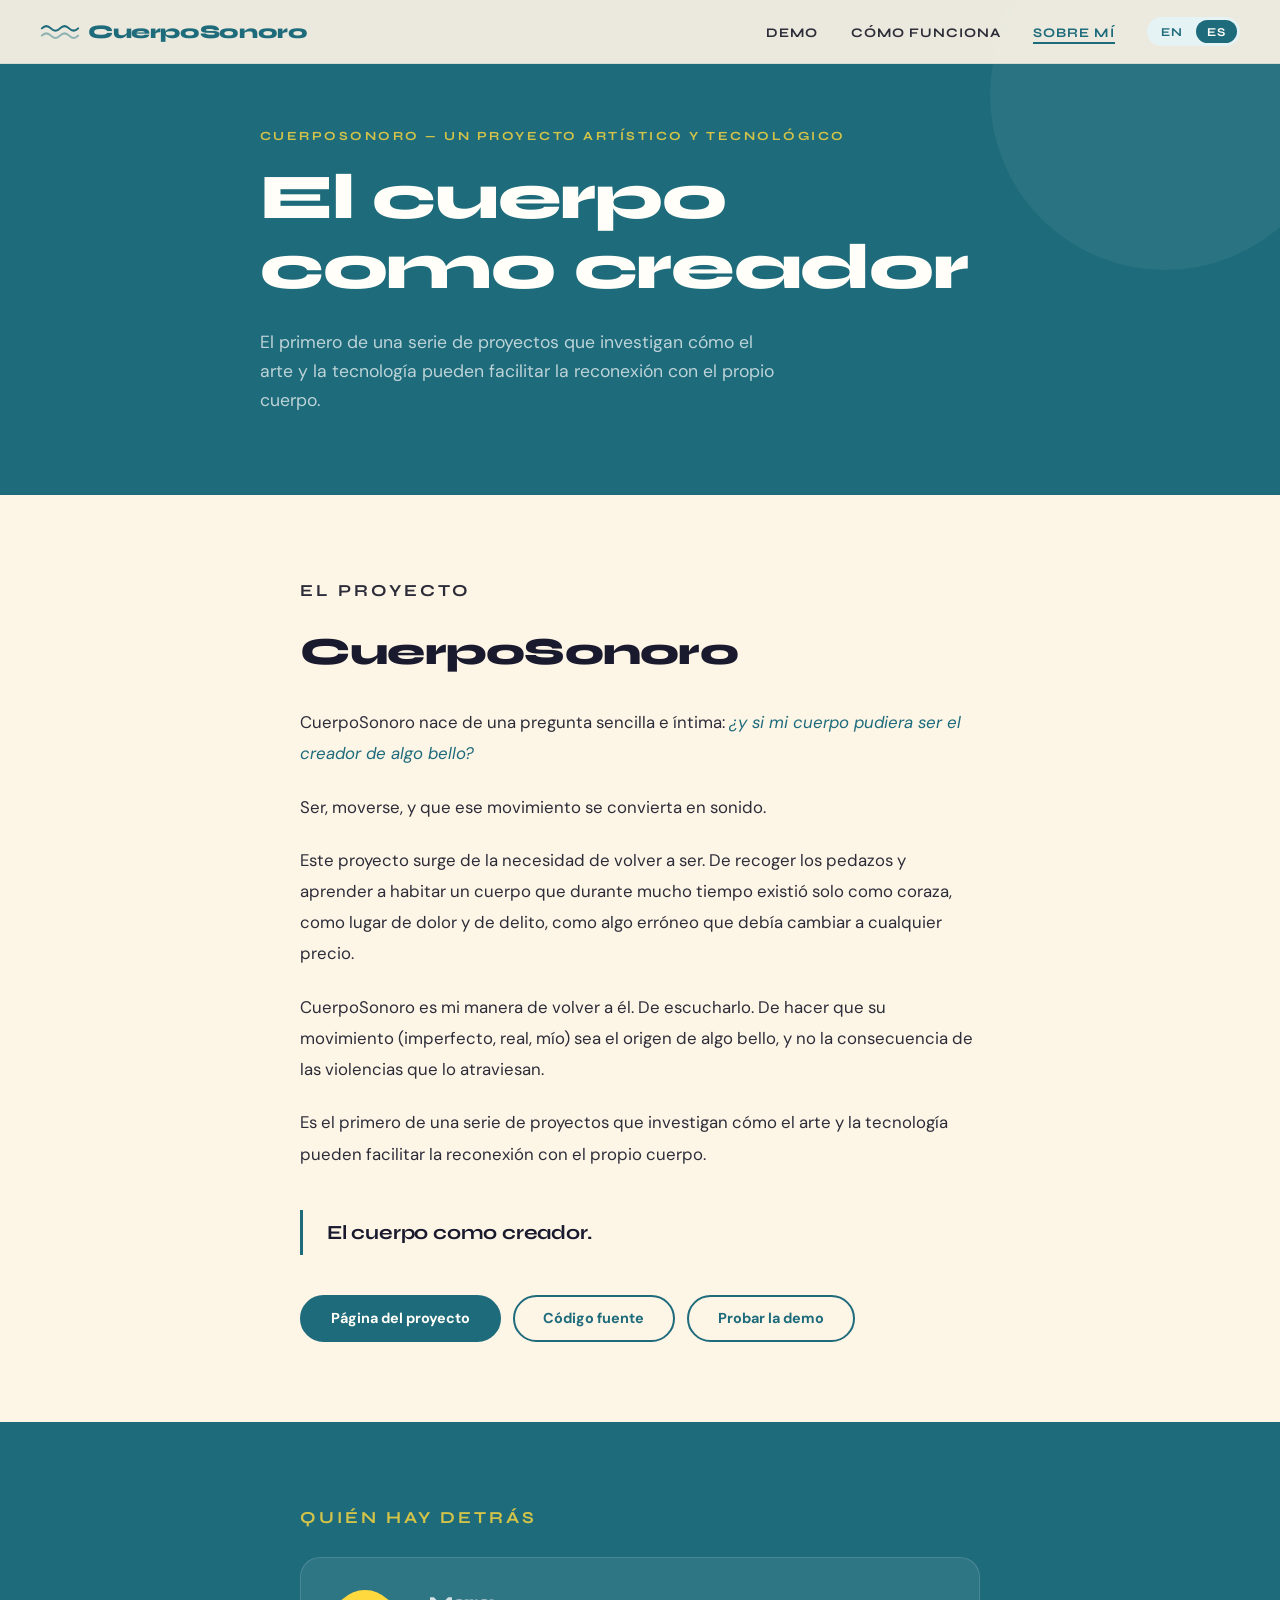
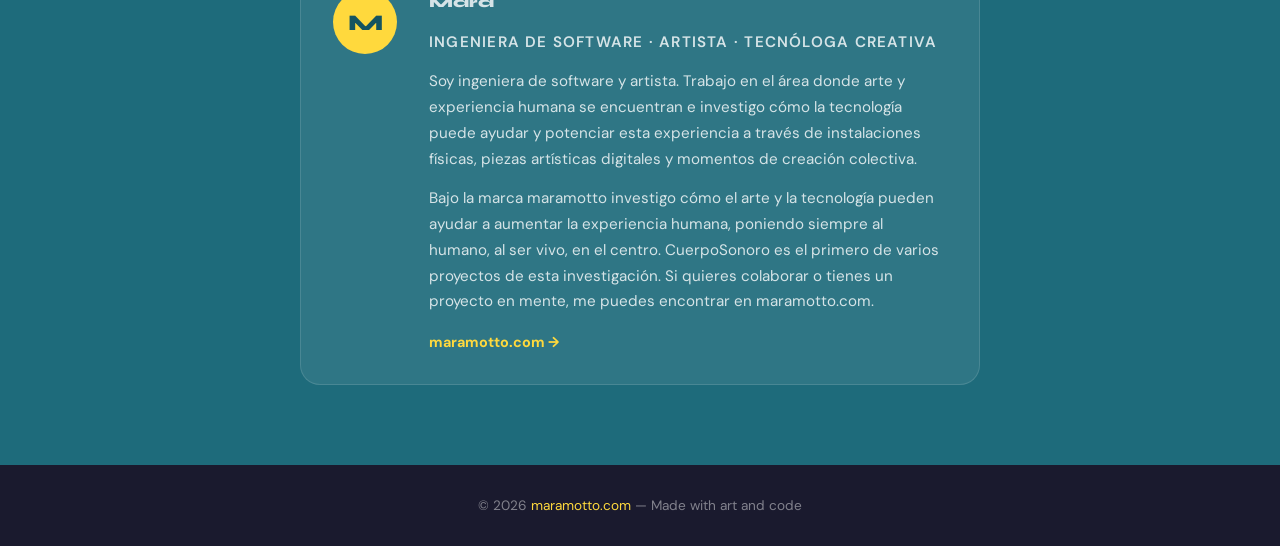
<file: frontend/about.html>
<!DOCTYPE html>
<html lang="en">
<head>
  <meta charset="UTF-8">
  <meta name="viewport" content="width=device-width, initial-scale=1.0">
  <title>About — CuerpoSonoro</title>
  <meta name="description" content="CuerpoSonoro — the body as creator. An artistic and technological project by maramotto.">
  <link rel="stylesheet" href="css/style.css">
</head>
<body>

  <!-- ============================================
       NAVIGATION
       ============================================ -->
  <nav class="nav" id="nav">
    <a href="index.html" class="nav__logo">
      <svg class="nav__logo-svg" xmlns="http://www.w3.org/2000/svg" viewBox="0 0 44 22" fill="none"
        stroke="currentColor" stroke-width="2.2" stroke-linecap="round" stroke-linejoin="round" aria-hidden="true">
        <path d="M2,7 Q7,2 12,7 Q17,12 22,7 Q27,2 32,7 Q37,12 42,7"/>
        <path d="M2,15 Q7,10 12,15 Q17,20 22,15 Q27,10 32,15 Q37,20 42,15" opacity="0.45"/>
      </svg>
      CuerpoSonoro
    </a>

    <ul class="nav__links" id="navLinks">
      <li><a href="index.html" data-i18n="nav.demo"></a></li>
      <li><a href="how-it-works.html" data-i18n="nav.how"></a></li>
      <li><a href="about.html" class="active" data-i18n="nav.about"></a></li>
      <li>
        <div class="lang-toggle">
          <button class="lang-toggle__btn" data-lang="en">EN</button>
          <button class="lang-toggle__btn active" data-lang="es">ES</button>
        </div>
      </li>
    </ul>

    <button class="nav__toggle" id="navToggle" aria-label="Toggle menu">
      <span></span><span></span><span></span>
    </button>
  </nav>


  <!-- ============================================
       HERO
       ============================================ -->
  <section class="about-hero">
    <div class="about-hero__inner">
      <p class="about-hero__overline" data-i18n="about.hero.overline"></p>
      <h1 class="about-hero__title"  data-i18n="about.hero.title"></h1>
      <p class="about-hero__tagline" data-i18n="about.hero.tagline"></p>
    </div>
  </section>


  <!-- ============================================
       THE PROJECT
       ============================================ -->
  <section class="about-section">
    <div class="container">
      <div class="about-content">

        <p class="section-label" data-i18n="about.project.label"></p>
        <h2 class="about-section__title" data-i18n="about.project.title"></h2>

        <p data-i18n-html="about.project.p1"></p>
        <p data-i18n="about.project.p2"></p>
        <p data-i18n="about.project.p3"></p>
        <p data-i18n="about.project.p4"></p>
        <p data-i18n="about.project.p5"></p>

        <blockquote class="pullquote" data-i18n="about.project.pullquote"></blockquote>

        <div class="about-links">
          <a href="https://maramotto.com/cuerposonoro.html" target="_blank" rel="noopener"
            class="btn btn--teal" data-i18n="about.links.web"></a>
          <a href="https://github.com/maramotto/cuerposonoro" target="_blank" rel="noopener"
            class="btn btn--outline-teal" data-i18n="about.links.github"></a>
          <a href="index.html"
            class="btn btn--outline-teal" data-i18n="about.links.demo"></a>
        </div>

      </div>
    </div>
  </section>


  <!-- ============================================
       MARAMOTTO — teal background
       ============================================ -->
  <section class="about-section about-section--mara">
    <div class="container">
      <div class="about-content">

        <p class="section-label about-mara-label" data-i18n="about.mara.label"></p>

        <div class="mara-card">
          <div class="mara-card__avatar">M</div>
          <div class="mara-card__body">
            <p class="mara-card__name" data-i18n="about.mara.name"></p>
            <p class="mara-card__role" data-i18n="about.mara.role"></p>
            <p data-i18n="about.mara.p1"></p>
            <p data-i18n="about.mara.p2"></p>
            <a href="https://maramotto.com" target="_blank" rel="noopener"
              class="mara-link" data-i18n="about.mara.link"></a>
          </div>
        </div>

      </div>
    </div>
  </section>


  <!-- ============================================
       FOOTER
       ============================================ -->
  <footer class="footer">
    <p class="footer__text">
      &copy; 2026 <a href="https://maramotto.com" target="_blank" rel="noopener">maramotto.com</a> &mdash; Made with art and code
    </p>
  </footer>


  <!-- SCRIPTS -->
  <script src="js/i18n.js"></script>

  <script>
    document.getElementById('navToggle').addEventListener('click', () => {
      document.getElementById('navLinks').classList.toggle('open');
    });
  </script>

</body>
</html>
</file>
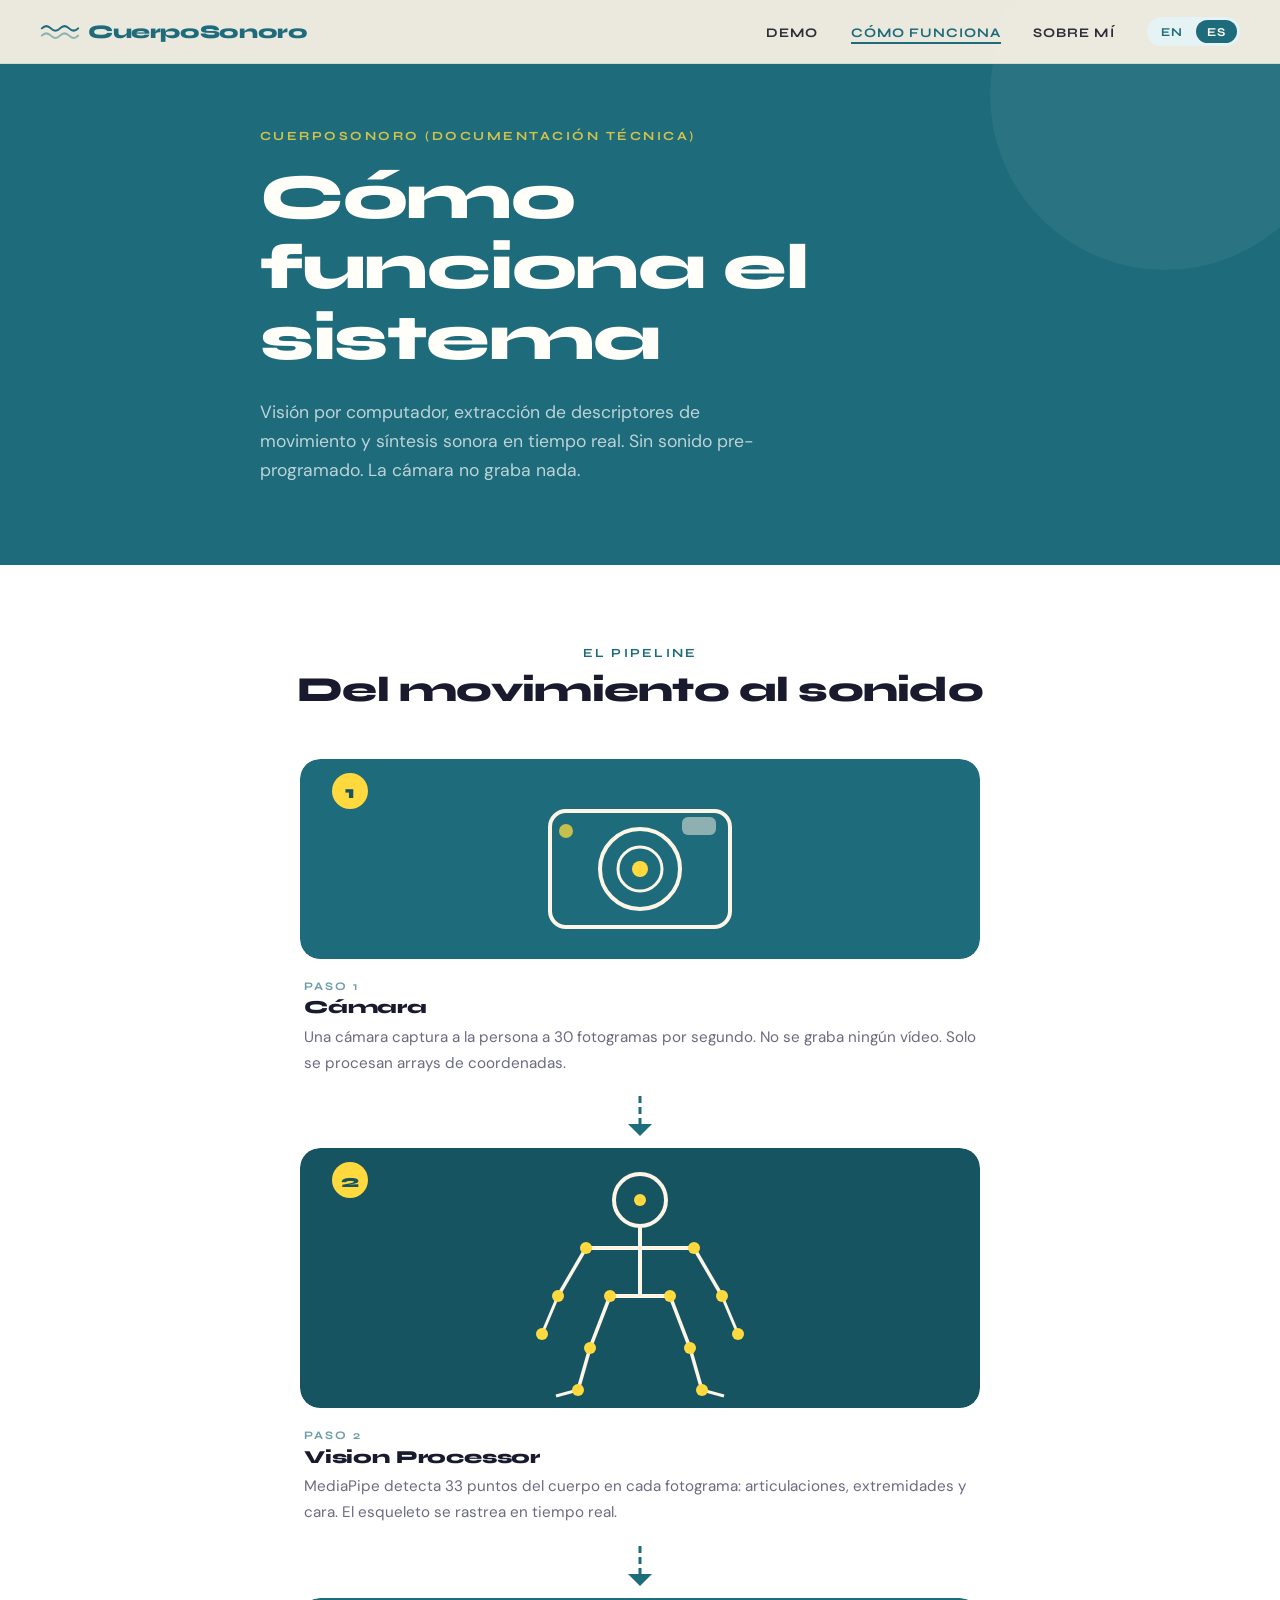
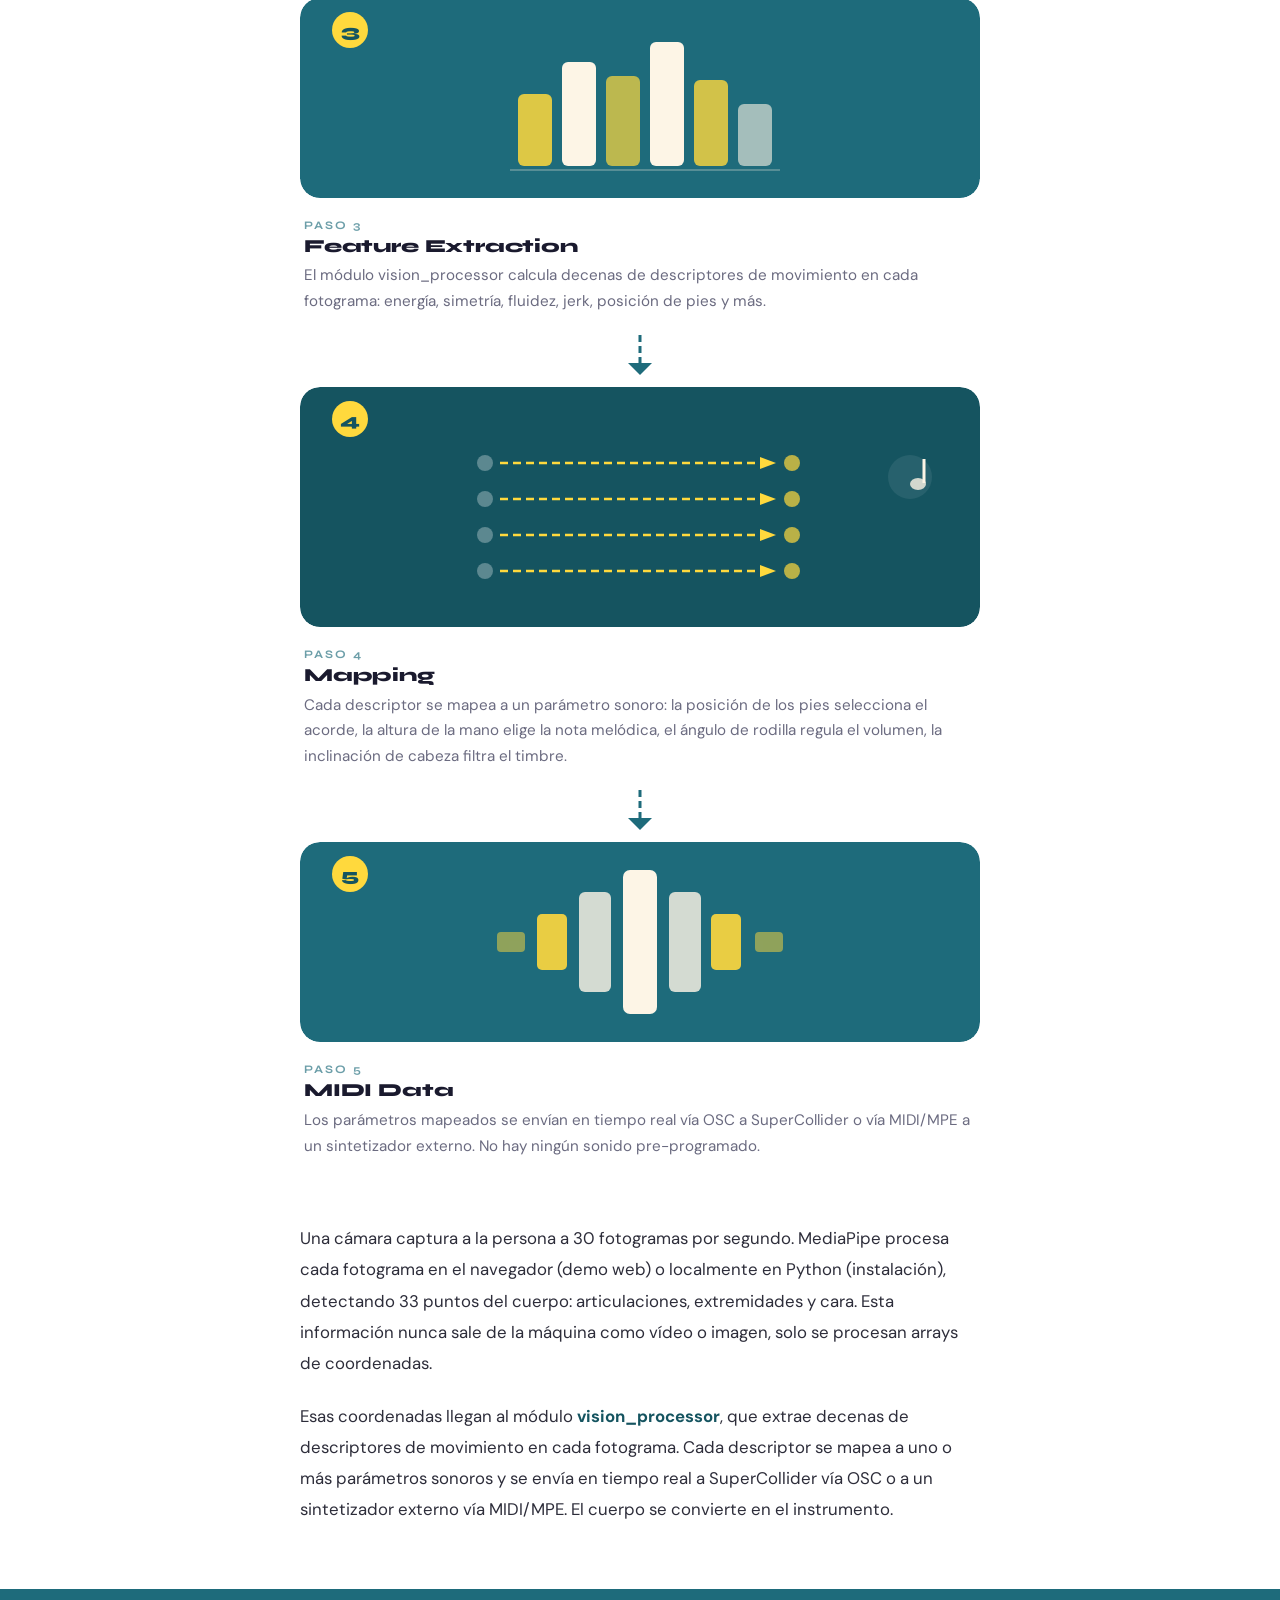
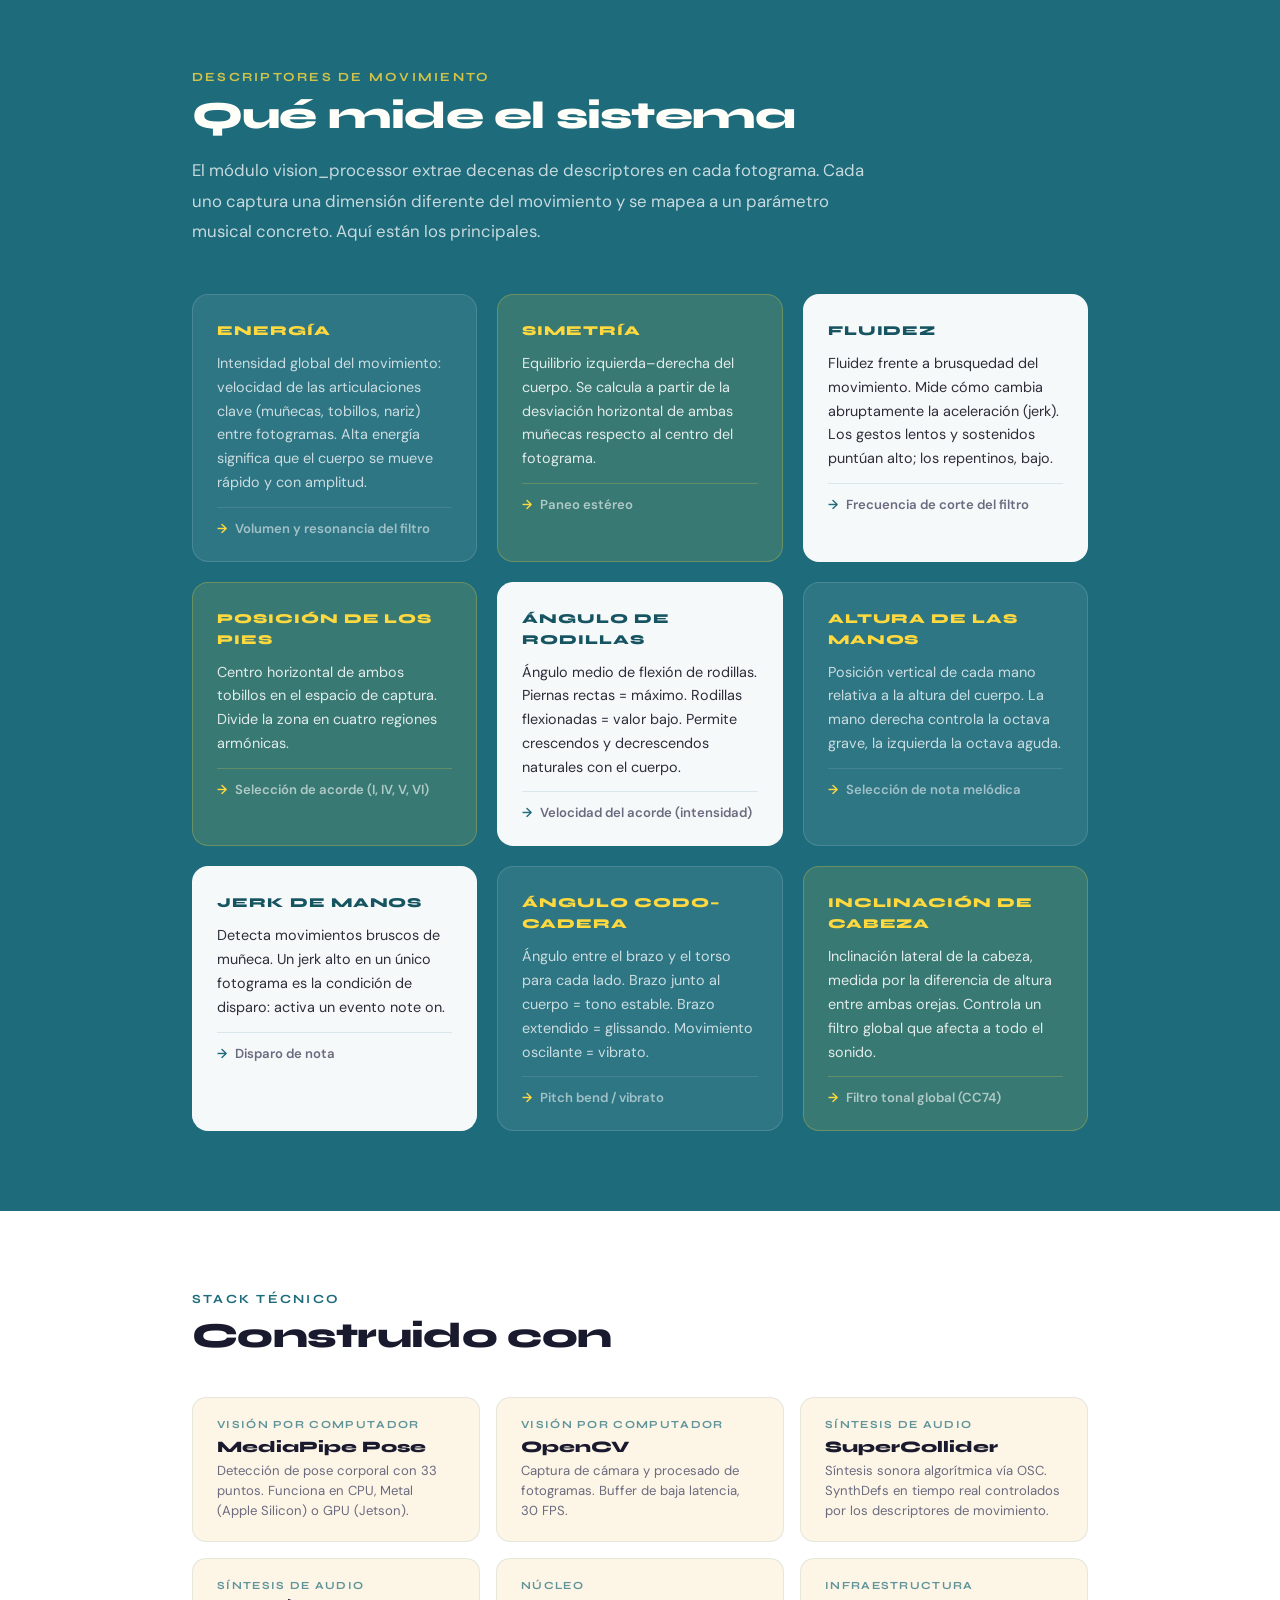
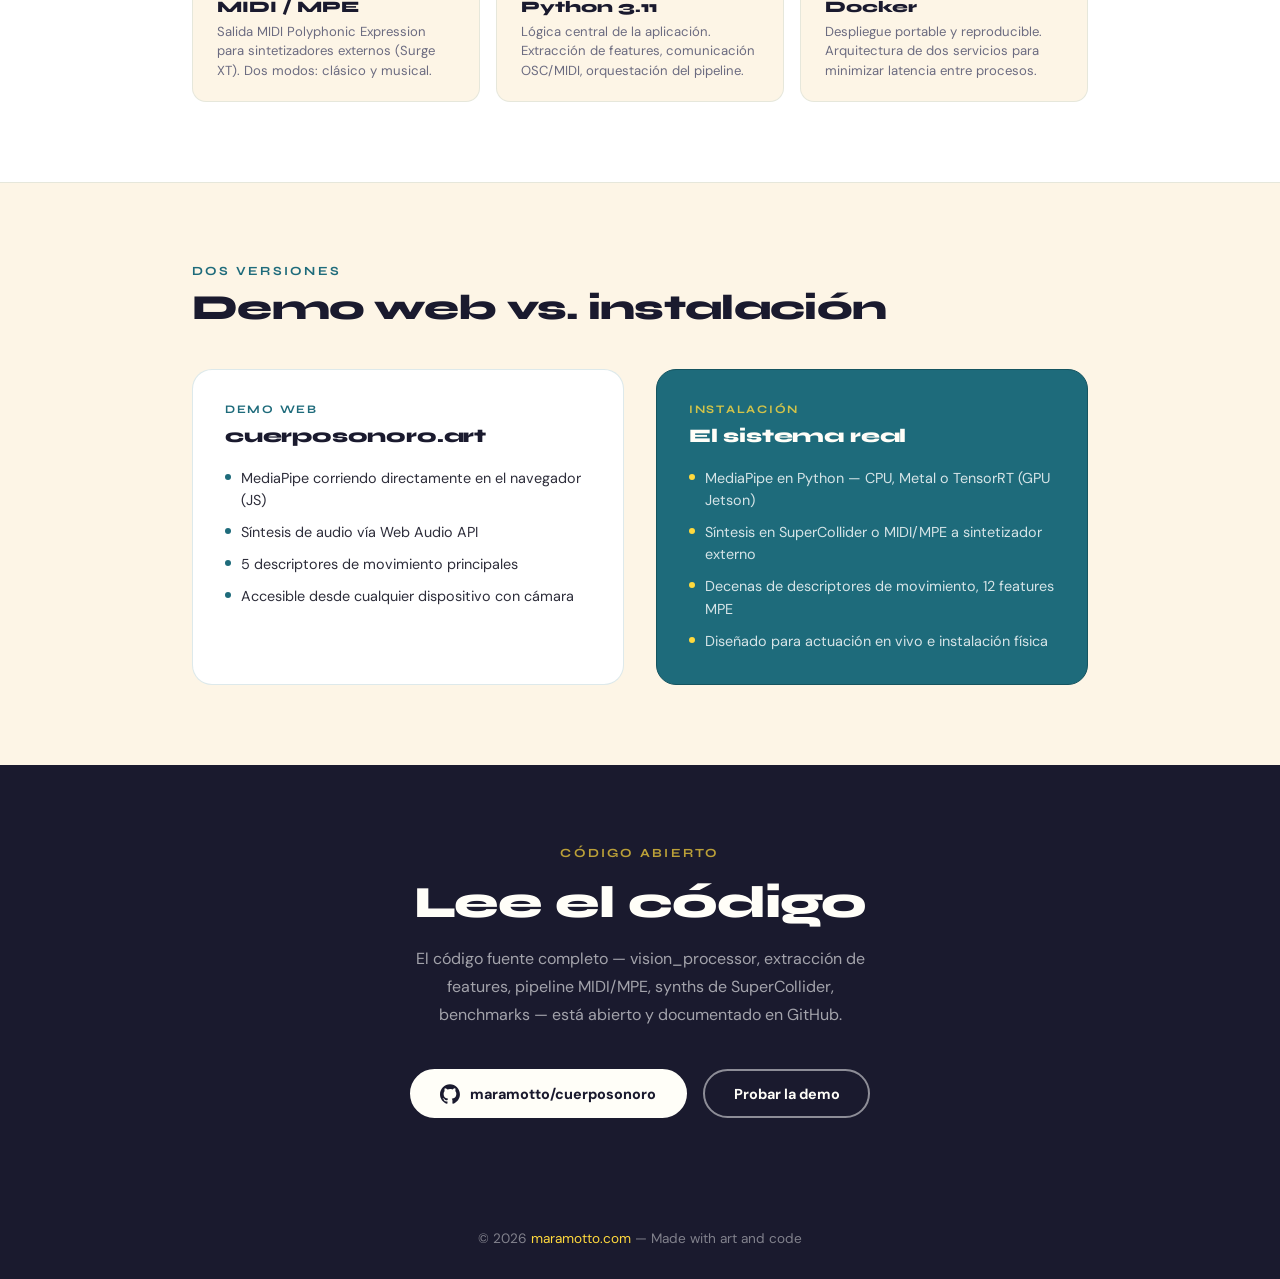
<file: frontend/how-it-works.html>
<!DOCTYPE html>
<html lang="en">
<head>
  <meta charset="UTF-8">
  <meta name="viewport" content="width=device-width, initial-scale=1.0">
  <title>How it works — CuerpoSonoro</title>
  <meta name="description" content="CuerpoSonoro — how the system works: computer vision, motion feature extraction and real-time sound synthesis.">
  <link rel="stylesheet" href="css/style.css">
  <style>
    /* ============================================
       HOW IT WORKS — page-specific styles
       ============================================ */

    /* Pipeline steps: image + text below each box */
    .pipeline-steps {
      display: flex;
      flex-direction: column;
      align-items: center;
      gap: 0;
      max-width: 680px;
      margin: 0 auto;
    }

    .pipeline-step {
      width: 100%;
    }

    .pipeline-step__svg-wrap {
      width: 100%;
    }

    .pipeline-step__svg-wrap svg {
      width: 100%;
      height: auto;
      display: block;
      border-radius: 20px;
    }

    .pipeline-step__text {
      padding: 1.25rem 0.25rem 0;
      margin-bottom: 0.5rem;
    }

    .pipeline-step__number {
      font-family: 'Syne', sans-serif;
      font-size: 0.72rem;
      font-weight: 700;
      text-transform: uppercase;
      letter-spacing: 0.18em;
      color: var(--teal);
      opacity: 0.65;
      margin-bottom: 0.2rem;
    }

    .pipeline-step__title {
      font-family: 'Syne', sans-serif;
      font-size: 1.15rem;
      font-weight: 800;
      color: var(--dark);
      letter-spacing: -0.01em;
      margin-bottom: 0.4rem;
    }

    .pipeline-step__desc {
      font-size: 0.95rem;
      line-height: 1.7;
      color: var(--text-light);
    }

    .pipeline-arrow {
      display: flex;
      justify-content: center;
      padding: 0.75rem 0;
    }

    .pipeline-arrow svg {
      display: block;
    }

    /* Descriptor cards — 3 visual variants */
    .descriptor-card {
      background: rgba(255, 255, 255, 0.08);
      border: 1px solid rgba(255, 255, 255, 0.12);
      border-radius: 16px;
      padding: 1.5rem;
      transition: background 0.2s;
    }

    .descriptor-card:hover {
      background: rgba(255, 255, 255, 0.13);
    }

    /* Variant B: yellow accent background */
    .descriptor-card--yellow {
      background: rgba(255, 217, 61, 0.12);
      border-color: rgba(255, 217, 61, 0.25);
    }

    .descriptor-card--yellow:hover {
      background: rgba(255, 217, 61, 0.18);
    }

    .descriptor-card--yellow .descriptor-card__name {
      color: #FFD93D;
    }

    .descriptor-card--yellow .descriptor-card__body {
      color: rgba(255, 255, 255, 0.85);
    }

    .descriptor-card--yellow .descriptor-card__mapping {
      border-top-color: rgba(255, 217, 61, 0.2);
      color: rgba(255, 255, 255, 0.6);
    }

    /* Variant C: solid white card on teal */
    .descriptor-card--solid {
      background: rgba(255, 255, 255, 0.96);
      border-color: transparent;
    }

    .descriptor-card--solid:hover {
      background: #ffffff;
      box-shadow: 0 4px 20px rgba(0,0,0,0.12);
    }

    .descriptor-card--solid .descriptor-card__name {
      color: var(--teal-dark);
    }

    .descriptor-card--solid .descriptor-card__body {
      color: var(--text);
    }

    .descriptor-card--solid .descriptor-card__mapping {
      border-top-color: rgba(30, 107, 123, 0.12);
      color: var(--text-light);
    }

    .descriptor-card--solid .descriptor-card__arrow {
      color: var(--teal);
    }

    /* Pipeline section */
    .pipeline-section {
      padding: 5rem 0 4rem;
      background: #ffffff;
    }

    .pipeline-section__header {
      text-align: center;
      margin-bottom: 3rem;
    }

    /* Descriptors section */
    .descriptors-section {
      padding: 5rem 0;
      background: var(--teal);
    }

    .descriptors-section .section-label {
      color: var(--yellow);
      opacity: 0.8;
    }

    .descriptors-section__title {
      font-family: 'Syne', sans-serif;
      font-size: clamp(1.8rem, 3.5vw, 2.4rem);
      font-weight: 800;
      color: var(--white);
      letter-spacing: -0.02em;
      margin-top: 0.4rem;
      margin-bottom: 1rem;
    }

    .descriptors-section__intro {
      font-size: 1.05rem;
      line-height: 1.8;
      color: rgba(255, 255, 255, 0.75);
      max-width: 680px;
      margin-bottom: 3rem;
    }

    .descriptors-grid {
      display: grid;
      grid-template-columns: repeat(auto-fill, minmax(280px, 1fr));
      gap: 1.25rem;
    }

    .descriptor-card__header {
      margin-bottom: 0.75rem;
    }

    .descriptor-card__name {
      font-family: 'Syne', sans-serif;
      font-size: 0.85rem;
      font-weight: 800;
      text-transform: uppercase;
      letter-spacing: 0.07em;
      color: var(--yellow);
    }

    .descriptor-card__body {
      font-size: 0.9rem;
      line-height: 1.65;
      color: rgba(255, 255, 255, 0.75);
      margin-bottom: 0.75rem;
    }

    .descriptor-card__mapping {
      display: flex;
      align-items: flex-start;
      gap: 0.5rem;
      font-size: 0.82rem;
      font-weight: 600;
      color: rgba(255, 255, 255, 0.55);
      border-top: 1px solid rgba(255, 255, 255, 0.1);
      padding-top: 0.75rem;
    }

    .descriptor-card__arrow {
      color: var(--yellow);
      flex-shrink: 0;
    }

    /* Stack section */
    .stack-section {
      padding: 5rem 0;
      background: #ffffff;
    }

    .stack-grid {
      display: grid;
      grid-template-columns: repeat(auto-fill, minmax(220px, 1fr));
      gap: 1rem;
      margin-top: 2.5rem;
    }

    .stack-item {
      display: flex;
      flex-direction: column;
      gap: 0.35rem;
      padding: 1.25rem 1.5rem;
      background: var(--cream);
      border-radius: 14px;
      border: 1px solid rgba(30, 107, 123, 0.1);
      transition: border-color 0.2s, box-shadow 0.2s;
    }

    .stack-item:hover {
      border-color: rgba(30, 107, 123, 0.3);
      box-shadow: 0 4px 16px rgba(30, 107, 123, 0.08);
    }

    .stack-item__layer {
      font-family: 'Syne', sans-serif;
      font-size: 0.68rem;
      font-weight: 700;
      text-transform: uppercase;
      letter-spacing: 0.12em;
      color: var(--teal);
      opacity: 0.7;
    }

    .stack-item__tech {
      font-family: 'Syne', sans-serif;
      font-size: 1rem;
      font-weight: 800;
      color: var(--dark);
    }

    .stack-item__desc {
      font-size: 0.82rem;
      color: var(--text-light);
      line-height: 1.5;
    }

    /* Demo vs installation section */
    .compare-section {
      padding: 5rem 0;
      background: var(--cream);
      border-top: 1px solid rgba(30, 107, 123, 0.1);
    }

    .compare-grid {
      display: grid;
      grid-template-columns: 1fr 1fr;
      gap: 2rem;
      margin-top: 2.5rem;
    }

    .compare-card {
      border-radius: 20px;
      padding: 2rem;
    }

    .compare-card--demo {
      background: #ffffff;
      border: 1px solid rgba(30, 107, 123, 0.15);
    }

    .compare-card--install {
      background: var(--teal);
      border: 1px solid var(--teal-dark);
    }

    .compare-card__label {
      font-family: 'Syne', sans-serif;
      font-size: 0.72rem;
      font-weight: 700;
      text-transform: uppercase;
      letter-spacing: 0.15em;
      margin-bottom: 0.5rem;
    }

    .compare-card--demo .compare-card__label { color: var(--teal); }
    .compare-card--install .compare-card__label { color: var(--yellow); opacity: 0.8; }

    .compare-card__title {
      font-family: 'Syne', sans-serif;
      font-size: 1.2rem;
      font-weight: 800;
      margin-bottom: 1.25rem;
      letter-spacing: -0.01em;
    }

    .compare-card--demo .compare-card__title { color: var(--dark); }
    .compare-card--install .compare-card__title { color: var(--white); }

    .compare-list {
      list-style: none;
      display: flex;
      flex-direction: column;
      gap: 0.6rem;
    }

    .compare-list li {
      display: flex;
      align-items: flex-start;
      gap: 0.6rem;
      font-size: 0.9rem;
      line-height: 1.55;
    }

    .compare-card--demo .compare-list li { color: var(--text); }
    .compare-card--install .compare-list li { color: rgba(255,255,255,0.82); }

    .compare-list__dot {
      width: 6px;
      height: 6px;
      border-radius: 50%;
      flex-shrink: 0;
      margin-top: 0.45rem;
    }

    .compare-card--demo .compare-list__dot { background: var(--teal); }
    .compare-card--install .compare-list__dot { background: var(--yellow); }

    /* GitHub CTA section */
    .github-cta {
      padding: 5rem 0;
      background: var(--dark);
      text-align: center;
    }

    .github-cta__label {
      font-family: 'Syne', sans-serif;
      font-size: 0.78rem;
      font-weight: 700;
      text-transform: uppercase;
      letter-spacing: 0.18em;
      color: var(--yellow);
      opacity: 0.7;
      margin-bottom: 1rem;
    }

    .github-cta__heading {
      font-family: 'Syne', sans-serif;
      font-size: clamp(1.8rem, 4vw, 2.8rem);
      font-weight: 800;
      color: var(--white);
      letter-spacing: -0.02em;
      margin-bottom: 1rem;
    }

    .github-cta__text {
      font-size: 1rem;
      color: rgba(255,255,255,0.6);
      line-height: 1.75;
      max-width: 480px;
      margin: 0 auto 2.5rem;
    }

    .github-cta__actions {
      display: flex;
      gap: 1rem;
      justify-content: center;
      flex-wrap: wrap;
    }

    .btn--github {
      background: var(--white);
      color: var(--dark);
      border-color: var(--white);
      font-weight: 800;
      display: inline-flex;
      align-items: center;
      gap: 0.6rem;
    }

    .btn--github:hover {
      background: var(--yellow);
      border-color: var(--yellow);
      transform: translateY(-2px);
      box-shadow: 0 8px 20px rgba(0,0,0,0.3);
    }

    .btn--github svg {
      flex-shrink: 0;
    }

    /* vision_processor bold override in pipeline narrative */
    .vp-bold {
      font-weight: 700;
      color: var(--teal-dark);
    }

    /* Responsive */
    @media (max-width: 768px) {
      .compare-grid {
        grid-template-columns: 1fr;
      }

      .descriptors-grid {
        grid-template-columns: 1fr;
      }

      .stack-grid {
        grid-template-columns: 1fr 1fr;
      }

      .pipeline-section,
      .descriptors-section,
      .stack-section,
      .compare-section {
        padding: 3.5rem 1.5rem;
      }

      .github-cta {
        padding: 3.5rem 1.5rem;
      }
    }

    @media (max-width: 480px) {
      .stack-grid {
        grid-template-columns: 1fr;
      }

      .github-cta__actions {
        flex-direction: column;
        align-items: center;
      }

      .github-cta__actions .btn {
        width: 100%;
        justify-content: center;
      }
    }
  </style>
</head>
<body>

  <!-- ============================================
       NAVIGATION
       ============================================ -->
  <nav class="nav" id="nav">
    <a href="index.html" class="nav__logo">
      <svg class="nav__logo-svg" xmlns="http://www.w3.org/2000/svg" viewBox="0 0 44 22" fill="none"
        stroke="currentColor" stroke-width="2.2" stroke-linecap="round" stroke-linejoin="round" aria-hidden="true">
        <path d="M2,7 Q7,2 12,7 Q17,12 22,7 Q27,2 32,7 Q37,12 42,7"/>
        <path d="M2,15 Q7,10 12,15 Q17,20 22,15 Q27,10 32,15 Q37,20 42,15" opacity="0.45"/>
      </svg>
      CuerpoSonoro
    </a>

    <ul class="nav__links" id="navLinks">
      <li><a href="index.html" data-i18n="nav.demo"></a></li>
      <li><a href="how-it-works.html" class="active" data-i18n="nav.how"></a></li>
      <li><a href="about.html" data-i18n="nav.about"></a></li>
      <li>
        <div class="lang-toggle">
          <button class="lang-toggle__btn" data-lang="en">EN</button>
          <button class="lang-toggle__btn active" data-lang="es">ES</button>
        </div>
      </li>
    </ul>

    <button class="nav__toggle" id="navToggle" aria-label="Toggle menu">
      <span></span><span></span><span></span>
    </button>
  </nav>


  <!-- ============================================
       HERO
       ============================================ -->
  <section class="about-hero">
    <div class="about-hero__inner">
      <p class="about-hero__overline" data-i18n="how.hero.overline"></p>
      <h1 class="about-hero__title" data-i18n="how.hero.title"></h1>
      <p class="about-hero__tagline" data-i18n="how.hero.tagline"></p>
    </div>
  </section>


  <!-- ============================================
       PIPELINE DIAGRAM
       ============================================ -->
  <section class="pipeline-section">
    <div class="container">

      <div class="pipeline-section__header">
        <p class="section-label" data-i18n="how.pipeline.label"></p>
        <h2 class="section-title" data-i18n="how.pipeline.title"></h2>
      </div>

      <div class="pipeline-steps">

        <!-- ── STEP 1: CÁMARA ── -->
        <div class="pipeline-step">
          <div class="pipeline-step__svg-wrap">
            <svg viewBox="0 0 680 200" xmlns="http://www.w3.org/2000/svg" role="img" aria-hidden="true">
              <rect width="680" height="200" rx="20" fill="#1E6B7B"/>
              <circle cx="50" cy="32" r="18" fill="#FFD93D"/>
              <text x="50" y="39" text-anchor="middle" font-family="Syne,sans-serif"
                font-weight="800" font-size="18" fill="#155460">1</text>
              <!-- camera body -->
              <rect x="250" y="52" width="180" height="116" rx="16" fill="none" stroke="#FDF5E6" stroke-width="4"/>
              <!-- lens rings -->
              <circle cx="340" cy="110" r="40" fill="none" stroke="#FDF5E6" stroke-width="4"/>
              <circle cx="340" cy="110" r="22" fill="none" stroke="#FDF5E6" stroke-width="3"/>
              <circle cx="340" cy="110" r="8" fill="#FFD93D"/>
              <!-- viewfinder bump -->
              <rect x="382" y="58" width="34" height="18" rx="6" fill="#FDF5E6" opacity="0.5"/>
              <!-- flash dot -->
              <circle cx="266" cy="72" r="7" fill="#FFD93D" opacity="0.75"/>
            </svg>
          </div>
          <div class="pipeline-step__text">
            <p class="pipeline-step__number" data-i18n="how.step1.number"></p>
            <p class="pipeline-step__title" data-i18n="how.step1.title"></p>
            <p class="pipeline-step__desc" data-i18n="how.step1.desc"></p>
          </div>
        </div>

        <!-- arrow -->
        <div class="pipeline-arrow">
          <svg width="32" height="40" viewBox="0 0 32 40" fill="none" xmlns="http://www.w3.org/2000/svg">
            <line x1="16" y1="0" x2="16" y2="28" stroke="#1E6B7B" stroke-width="3" stroke-dasharray="7 4"/>
            <polygon points="4,28 28,28 16,40" fill="#1E6B7B"/>
          </svg>
        </div>

        <!-- ── STEP 2: VISION PROCESSOR ── -->
        <div class="pipeline-step">
          <div class="pipeline-step__svg-wrap">
            <svg viewBox="0 0 680 260" xmlns="http://www.w3.org/2000/svg" role="img" aria-hidden="true">
              <rect width="680" height="260" rx="20" fill="#155460"/>
              <circle cx="50" cy="32" r="18" fill="#FFD93D"/>
              <text x="50" y="39" text-anchor="middle" font-family="Syne,sans-serif"
                font-weight="800" font-size="18" fill="#155460">2</text>
              <!-- skeleton: head -->
              <circle cx="340" cy="52" r="26" fill="none" stroke="#FDF5E6" stroke-width="4"/>
              <!-- neck + torso -->
              <line x1="340" y1="78" x2="340" y2="148" stroke="#FDF5E6" stroke-width="4"/>
              <!-- shoulders -->
              <line x1="286" y1="100" x2="394" y2="100" stroke="#FDF5E6" stroke-width="4"/>
              <!-- left arm + forearm -->
              <line x1="286" y1="100" x2="258" y2="148" stroke="#FDF5E6" stroke-width="3.5"/>
              <line x1="258" y1="148" x2="242" y2="186" stroke="#FDF5E6" stroke-width="3"/>
              <!-- right arm + forearm -->
              <line x1="394" y1="100" x2="422" y2="148" stroke="#FDF5E6" stroke-width="3.5"/>
              <line x1="422" y1="148" x2="438" y2="186" stroke="#FDF5E6" stroke-width="3"/>
              <!-- hips -->
              <line x1="310" y1="148" x2="370" y2="148" stroke="#FDF5E6" stroke-width="4"/>
              <!-- left leg + lower leg + foot -->
              <line x1="310" y1="148" x2="290" y2="200" stroke="#FDF5E6" stroke-width="3.5"/>
              <line x1="290" y1="200" x2="278" y2="242" stroke="#FDF5E6" stroke-width="3.5"/>
              <line x1="278" y1="242" x2="256" y2="248" stroke="#FDF5E6" stroke-width="3"/>
              <!-- right leg + lower leg + foot -->
              <line x1="370" y1="148" x2="390" y2="200" stroke="#FDF5E6" stroke-width="3.5"/>
              <line x1="390" y1="200" x2="402" y2="242" stroke="#FDF5E6" stroke-width="3.5"/>
              <line x1="402" y1="242" x2="424" y2="248" stroke="#FDF5E6" stroke-width="3"/>
              <!-- landmark dots (yellow) -->
              <circle cx="340" cy="52" r="6" fill="#FFD93D"/>
              <circle cx="286" cy="100" r="6" fill="#FFD93D"/>
              <circle cx="394" cy="100" r="6" fill="#FFD93D"/>
              <circle cx="258" cy="148" r="6" fill="#FFD93D"/>
              <circle cx="422" cy="148" r="6" fill="#FFD93D"/>
              <circle cx="242" cy="186" r="6" fill="#FFD93D"/>
              <circle cx="438" cy="186" r="6" fill="#FFD93D"/>
              <circle cx="310" cy="148" r="6" fill="#FFD93D"/>
              <circle cx="370" cy="148" r="6" fill="#FFD93D"/>
              <circle cx="290" cy="200" r="6" fill="#FFD93D"/>
              <circle cx="390" cy="200" r="6" fill="#FFD93D"/>
              <circle cx="278" cy="242" r="6" fill="#FFD93D"/>
              <circle cx="402" cy="242" r="6" fill="#FFD93D"/>
            </svg>
          </div>
          <div class="pipeline-step__text">
            <p class="pipeline-step__number" data-i18n="how.step2.number"></p>
            <p class="pipeline-step__title" data-i18n="how.step2.title"></p>
            <p class="pipeline-step__desc" data-i18n="how.step2.desc"></p>
          </div>
        </div>

        <!-- arrow -->
        <div class="pipeline-arrow">
          <svg width="32" height="40" viewBox="0 0 32 40" fill="none" xmlns="http://www.w3.org/2000/svg">
            <line x1="16" y1="0" x2="16" y2="28" stroke="#1E6B7B" stroke-width="3" stroke-dasharray="7 4"/>
            <polygon points="4,28 28,28 16,40" fill="#1E6B7B"/>
          </svg>
        </div>

        <!-- ── STEP 3: FEATURE EXTRACTION ── -->
        <div class="pipeline-step">
          <div class="pipeline-step__svg-wrap">
            <svg viewBox="0 0 680 200" xmlns="http://www.w3.org/2000/svg" role="img" aria-hidden="true">
              <rect width="680" height="200" rx="20" fill="#1E6B7B"/>
              <circle cx="50" cy="32" r="18" fill="#FFD93D"/>
              <text x="50" y="39" text-anchor="middle" font-family="Syne,sans-serif"
                font-weight="800" font-size="18" fill="#155460">3</text>
              <!-- bar chart -->
              <rect x="218" y="96" width="34" height="72" rx="6" fill="#FFD93D" opacity="0.85"/>
              <rect x="262" y="64" width="34" height="104" rx="6" fill="#FDF5E6"/>
              <rect x="306" y="78" width="34" height="90" rx="6" fill="#FFD93D" opacity="0.7"/>
              <rect x="350" y="44" width="34" height="124" rx="6" fill="#FDF5E6"/>
              <rect x="394" y="82" width="34" height="86" rx="6" fill="#FFD93D" opacity="0.8"/>
              <rect x="438" y="106" width="34" height="62" rx="6" fill="#FDF5E6" opacity="0.6"/>
              <!-- baseline -->
              <line x1="210" y1="172" x2="480" y2="172" stroke="rgba(253,245,230,0.25)" stroke-width="2"/>
            </svg>
          </div>
          <div class="pipeline-step__text">
            <p class="pipeline-step__number" data-i18n="how.step3.number"></p>
            <p class="pipeline-step__title" data-i18n="how.step3.title"></p>
            <p class="pipeline-step__desc" data-i18n="how.step3.desc"></p>
          </div>
        </div>

        <!-- arrow -->
        <div class="pipeline-arrow">
          <svg width="32" height="40" viewBox="0 0 32 40" fill="none" xmlns="http://www.w3.org/2000/svg">
            <line x1="16" y1="0" x2="16" y2="28" stroke="#1E6B7B" stroke-width="3" stroke-dasharray="7 4"/>
            <polygon points="4,28 28,28 16,40" fill="#1E6B7B"/>
          </svg>
        </div>

        <!-- ── STEP 4: MAPPING ── -->
        <div class="pipeline-step">
          <div class="pipeline-step__svg-wrap">
            <svg viewBox="0 0 680 240" xmlns="http://www.w3.org/2000/svg" role="img" aria-hidden="true">
              <rect width="680" height="240" rx="20" fill="#155460"/>
              <circle cx="50" cy="32" r="18" fill="#FFD93D"/>
              <text x="50" y="39" text-anchor="middle" font-family="Syne,sans-serif"
                font-weight="800" font-size="18" fill="#155460">4</text>
              <!-- left col: feature dots -->
              <circle cx="185" cy="76" r="8" fill="rgba(255,255,255,0.3)"/>
              <circle cx="185" cy="112" r="8" fill="rgba(255,255,255,0.3)"/>
              <circle cx="185" cy="148" r="8" fill="rgba(255,255,255,0.3)"/>
              <circle cx="185" cy="184" r="8" fill="rgba(255,255,255,0.3)"/>
              <!-- connector lines with arrows to right col -->
              <line x1="200" y1="76" x2="460" y2="76" stroke="#FFD93D" stroke-width="2.5" stroke-dasharray="8 5"/>
              <line x1="200" y1="112" x2="460" y2="112" stroke="#FFD93D" stroke-width="2.5" stroke-dasharray="8 5"/>
              <line x1="200" y1="148" x2="460" y2="148" stroke="#FFD93D" stroke-width="2.5" stroke-dasharray="8 5"/>
              <line x1="200" y1="184" x2="460" y2="184" stroke="#FFD93D" stroke-width="2.5" stroke-dasharray="8 5"/>
              <polygon points="460,70 460,82 476,76" fill="#FFD93D"/>
              <polygon points="460,106 460,118 476,112" fill="#FFD93D"/>
              <polygon points="460,142 460,154 476,148" fill="#FFD93D"/>
              <polygon points="460,178 460,190 476,184" fill="#FFD93D"/>
              <!-- right col: sound dots -->
              <circle cx="492" cy="76" r="8" fill="#FFD93D" opacity="0.7"/>
              <circle cx="492" cy="112" r="8" fill="#FFD93D" opacity="0.7"/>
              <circle cx="492" cy="148" r="8" fill="#FFD93D" opacity="0.7"/>
              <circle cx="492" cy="184" r="8" fill="#FFD93D" opacity="0.7"/>
              <!-- musical note icon top right -->
              <circle cx="610" cy="90" r="22" fill="rgba(255,255,255,0.08)"/>
              <line x1="624" y1="72" x2="624" y2="96" stroke="#FDF5E6" stroke-width="3"/>
              <ellipse cx="618" cy="97" rx="8" ry="6" fill="#FDF5E6" opacity="0.8"/>
            </svg>
          </div>
          <div class="pipeline-step__text">
            <p class="pipeline-step__number" data-i18n="how.step4.number"></p>
            <p class="pipeline-step__title" data-i18n="how.step4.title"></p>
            <p class="pipeline-step__desc" data-i18n="how.step4.desc"></p>
          </div>
        </div>

        <!-- arrow -->
        <div class="pipeline-arrow">
          <svg width="32" height="40" viewBox="0 0 32 40" fill="none" xmlns="http://www.w3.org/2000/svg">
            <line x1="16" y1="0" x2="16" y2="28" stroke="#1E6B7B" stroke-width="3" stroke-dasharray="7 4"/>
            <polygon points="4,28 28,28 16,40" fill="#1E6B7B"/>
          </svg>
        </div>

        <!-- ── STEP 5: MIDI DATA ── -->
        <div class="pipeline-step">
          <div class="pipeline-step__svg-wrap">
            <svg viewBox="0 0 680 200" xmlns="http://www.w3.org/2000/svg" role="img" aria-hidden="true">
              <rect width="680" height="200" rx="20" fill="#1E6B7B"/>
              <circle cx="50" cy="32" r="18" fill="#FFD93D"/>
              <text x="50" y="39" text-anchor="middle" font-family="Syne,sans-serif"
                font-weight="800" font-size="18" fill="#155460">5</text>
              <!-- symmetric sound wave bars -->
              <rect x="323" y="28" width="34" height="144" rx="7" fill="#FDF5E6"/>
              <rect x="279" y="50" width="32" height="100" rx="6" fill="#FDF5E6" opacity="0.82"/>
              <rect x="369" y="50" width="32" height="100" rx="6" fill="#FDF5E6" opacity="0.82"/>
              <rect x="237" y="72" width="30" height="56" rx="5" fill="#FFD93D" opacity="0.9"/>
              <rect x="411" y="72" width="30" height="56" rx="5" fill="#FFD93D" opacity="0.9"/>
              <rect x="197" y="90" width="28" height="20" rx="4" fill="#FFD93D" opacity="0.5"/>
              <rect x="455" y="90" width="28" height="20" rx="4" fill="#FFD93D" opacity="0.5"/>
            </svg>
          </div>
          <div class="pipeline-step__text">
            <p class="pipeline-step__number" data-i18n="how.step5.number"></p>
            <p class="pipeline-step__title" data-i18n="how.step5.title"></p>
            <p class="pipeline-step__desc" data-i18n="how.step5.desc"></p>
          </div>
        </div>

      </div><!-- /pipeline-steps -->

      <!-- Pipeline narrative -->
      <div class="about-content" style="margin-top: 3.5rem;">
        <p data-i18n-html="how.pipeline.p1"></p>
        <p data-i18n-html="how.pipeline.p2"></p>
      </div>

    </div>
  </section>



  <!-- ============================================
       MOTION DESCRIPTORS
       ============================================ -->
  <section class="descriptors-section">
    <div class="container">
      <p class="section-label" data-i18n="how.descriptors.label"></p>
      <h2 class="descriptors-section__title" data-i18n="how.descriptors.title"></h2>
      <p class="descriptors-section__intro" data-i18n="how.descriptors.intro"></p>

      <div class="descriptors-grid">

        <!-- A: default (white on teal) -->
        <div class="descriptor-card">
          <div class="descriptor-card__header">
            <span class="descriptor-card__name" data-i18n="how.desc.energy.name"></span>
          </div>
          <p class="descriptor-card__body" data-i18n="how.desc.energy.body"></p>
          <div class="descriptor-card__mapping">
            <span class="descriptor-card__arrow">→</span>
            <span data-i18n="how.desc.energy.map"></span>
          </div>
        </div>

        <!-- B: yellow accent -->
        <div class="descriptor-card descriptor-card--yellow">
          <div class="descriptor-card__header">
            <span class="descriptor-card__name" data-i18n="how.desc.symmetry.name"></span>
          </div>
          <p class="descriptor-card__body" data-i18n="how.desc.symmetry.body"></p>
          <div class="descriptor-card__mapping">
            <span class="descriptor-card__arrow">→</span>
            <span data-i18n="how.desc.symmetry.map"></span>
          </div>
        </div>

        <!-- C: solid white -->
        <div class="descriptor-card descriptor-card--solid">
          <div class="descriptor-card__header">
            <span class="descriptor-card__name" data-i18n="how.desc.smoothness.name"></span>
          </div>
          <p class="descriptor-card__body" data-i18n="how.desc.smoothness.body"></p>
          <div class="descriptor-card__mapping">
            <span class="descriptor-card__arrow">→</span>
            <span data-i18n="how.desc.smoothness.map"></span>
          </div>
        </div>

        <!-- B: yellow accent -->
        <div class="descriptor-card descriptor-card--yellow">
          <div class="descriptor-card__header">
            <span class="descriptor-card__name" data-i18n="how.desc.feet.name"></span>
          </div>
          <p class="descriptor-card__body" data-i18n="how.desc.feet.body"></p>
          <div class="descriptor-card__mapping">
            <span class="descriptor-card__arrow">→</span>
            <span data-i18n="how.desc.feet.map"></span>
          </div>
        </div>

        <!-- C: solid white -->
        <div class="descriptor-card descriptor-card--solid">
          <div class="descriptor-card__header">
            <span class="descriptor-card__name" data-i18n="how.desc.knee.name"></span>
          </div>
          <p class="descriptor-card__body" data-i18n="how.desc.knee.body"></p>
          <div class="descriptor-card__mapping">
            <span class="descriptor-card__arrow">→</span>
            <span data-i18n="how.desc.knee.map"></span>
          </div>
        </div>

        <!-- A: default -->
        <div class="descriptor-card">
          <div class="descriptor-card__header">
            <span class="descriptor-card__name" data-i18n="how.desc.hands.name"></span>
          </div>
          <p class="descriptor-card__body" data-i18n="how.desc.hands.body"></p>
          <div class="descriptor-card__mapping">
            <span class="descriptor-card__arrow">→</span>
            <span data-i18n="how.desc.hands.map"></span>
          </div>
        </div>

        <!-- C: solid white -->
        <div class="descriptor-card descriptor-card--solid">
          <div class="descriptor-card__header">
            <span class="descriptor-card__name" data-i18n="how.desc.jerk.name"></span>
          </div>
          <p class="descriptor-card__body" data-i18n="how.desc.jerk.body"></p>
          <div class="descriptor-card__mapping">
            <span class="descriptor-card__arrow">→</span>
            <span data-i18n="how.desc.jerk.map"></span>
          </div>
        </div>

        <!-- A: default -->
        <div class="descriptor-card">
          <div class="descriptor-card__header">
            <span class="descriptor-card__name" data-i18n="how.desc.elbow.name"></span>
          </div>
          <p class="descriptor-card__body" data-i18n="how.desc.elbow.body"></p>
          <div class="descriptor-card__mapping">
            <span class="descriptor-card__arrow">→</span>
            <span data-i18n="how.desc.elbow.map"></span>
          </div>
        </div>

        <!-- B: yellow accent -->
        <div class="descriptor-card descriptor-card--yellow">
          <div class="descriptor-card__header">
            <span class="descriptor-card__name" data-i18n="how.desc.head.name"></span>
          </div>
          <p class="descriptor-card__body" data-i18n="how.desc.head.body"></p>
          <div class="descriptor-card__mapping">
            <span class="descriptor-card__arrow">→</span>
            <span data-i18n="how.desc.head.map"></span>
          </div>
        </div>

      </div>
    </div>
  </section>


  <!-- ============================================
       TECH STACK
       ============================================ -->
  <section class="stack-section">
    <div class="container">
      <p class="section-label" data-i18n="how.stack.label"></p>
      <h2 class="section-title" data-i18n="how.stack.title"></h2>

      <div class="stack-grid">

        <div class="stack-item">
          <span class="stack-item__layer" data-i18n="how.stack.layer.vision"></span>
          <span class="stack-item__tech">MediaPipe Pose</span>
          <span class="stack-item__desc" data-i18n="how.stack.mediapipe"></span>
        </div>

        <div class="stack-item">
          <span class="stack-item__layer" data-i18n="how.stack.layer.vision"></span>
          <span class="stack-item__tech">OpenCV</span>
          <span class="stack-item__desc" data-i18n="how.stack.opencv"></span>
        </div>

        <div class="stack-item">
          <span class="stack-item__layer" data-i18n="how.stack.layer.audio"></span>
          <span class="stack-item__tech">SuperCollider</span>
          <span class="stack-item__desc" data-i18n="how.stack.supercollider"></span>
        </div>

        <div class="stack-item">
          <span class="stack-item__layer" data-i18n="how.stack.layer.audio"></span>
          <span class="stack-item__tech">MIDI / MPE</span>
          <span class="stack-item__desc" data-i18n="how.stack.midi"></span>
        </div>

        <div class="stack-item">
          <span class="stack-item__layer" data-i18n="how.stack.layer.core"></span>
          <span class="stack-item__tech">Python 3.11</span>
          <span class="stack-item__desc" data-i18n="how.stack.python"></span>
        </div>

        <div class="stack-item">
          <span class="stack-item__layer" data-i18n="how.stack.layer.infra"></span>
          <span class="stack-item__tech">Docker</span>
          <span class="stack-item__desc" data-i18n="how.stack.docker"></span>
        </div>

      </div>
    </div>
  </section>


  <!-- ============================================
       DEMO vs INSTALLATION
       ============================================ -->
  <section class="compare-section">
    <div class="container">
      <p class="section-label" data-i18n="how.compare.label"></p>
      <h2 class="section-title" data-i18n="how.compare.title"></h2>

      <div class="compare-grid">

        <div class="compare-card compare-card--demo">
          <p class="compare-card__label" data-i18n="how.compare.demo.label"></p>
          <p class="compare-card__title" data-i18n="how.compare.demo.title"></p>
          <ul class="compare-list">
            <li><span class="compare-list__dot"></span><span data-i18n="how.compare.demo.1"></span></li>
            <li><span class="compare-list__dot"></span><span data-i18n="how.compare.demo.2"></span></li>
            <li><span class="compare-list__dot"></span><span data-i18n="how.compare.demo.3"></span></li>
            <li><span class="compare-list__dot"></span><span data-i18n="how.compare.demo.4"></span></li>
          </ul>
        </div>

        <div class="compare-card compare-card--install">
          <p class="compare-card__label" data-i18n="how.compare.install.label"></p>
          <p class="compare-card__title" data-i18n="how.compare.install.title"></p>
          <ul class="compare-list">
            <li><span class="compare-list__dot"></span><span data-i18n="how.compare.install.1"></span></li>
            <li><span class="compare-list__dot"></span><span data-i18n="how.compare.install.2"></span></li>
            <li><span class="compare-list__dot"></span><span data-i18n="how.compare.install.3"></span></li>
            <li><span class="compare-list__dot"></span><span data-i18n="how.compare.install.4"></span></li>
          </ul>
        </div>

      </div>
    </div>
  </section>


  <!-- ============================================
       GITHUB CTA
       ============================================ -->
  <section class="github-cta">
    <div class="container">
      <p class="github-cta__label" data-i18n="how.github.label"></p>
      <h2 class="github-cta__heading" data-i18n="how.github.heading"></h2>
      <p class="github-cta__text" data-i18n="how.github.text"></p>
      <div class="github-cta__actions">
        <a href="https://github.com/maramotto/cuerposonoro" target="_blank" rel="noopener"
          class="btn btn--github">
          <!-- GitHub mark SVG (official) -->
          <svg width="20" height="20" viewBox="0 0 98 96" xmlns="http://www.w3.org/2000/svg" aria-hidden="true">
            <path fill-rule="evenodd" clip-rule="evenodd"
              d="M48.854 0C21.839 0 0 22 0 49.217c0 21.756 13.993 40.172 33.405 46.69
              2.427.49 3.316-1.059 3.316-2.362 0-1.141-.08-5.052-.08-9.127-13.59
              2.934-16.42-5.867-16.42-5.867-2.184-5.704-5.42-7.17-5.42-7.17-4.448-3.015.324-3.015.324-3.015
              4.934.326 7.523 5.052 7.523 5.052 4.367 7.496 11.404 5.378 14.235 4.074.404-3.178
              1.699-5.378 3.074-6.6-10.839-1.141-22.243-5.378-22.243-24.283
              0-5.378 1.94-9.778 5.014-13.2-.485-1.222-2.184-6.275.486-13.038
              0 0 4.125-1.304 13.426 5.052a46.97 46.97 0 0 1 12.214-1.63c4.125 0
              8.33.571 12.213 1.63 9.302-6.356 13.427-5.052 13.427-5.052
              2.67 6.763.97 11.816.485 13.038 3.155 3.422 5.015 7.822 5.015 13.2
              0 18.905-11.404 23.06-22.324 24.283 1.78 1.548 3.316 4.481 3.316 9.126
              0 6.6-.08 11.897-.08 13.526 0 1.304.89 2.853 3.316 2.364
              19.412-6.52 33.405-24.935 33.405-46.691C97.707 22 75.788 0 48.854 0z"
              fill="#1A1A2E"/>
          </svg>
          maramotto/cuerposonoro
        </a>
        <a href="index.html" class="btn btn--outline-white" data-i18n="how.github.btn.demo"></a>
      </div>
    </div>
  </section>


  <!-- ============================================
       FOOTER
       ============================================ -->
  <footer class="footer">
    <p class="footer__text">
      &copy; 2026 <a href="https://maramotto.com" target="_blank" rel="noopener">maramotto.com</a> &mdash; Made with art and code
    </p>
  </footer>


  <!-- SCRIPTS -->
  <script src="js/i18n.js"></script>

  <script>
    document.getElementById('navToggle').addEventListener('click', () => {
      document.getElementById('navLinks').classList.toggle('open');
    });
  </script>

</body>
</html>
</file>
<file: frontend/css/style.css>
/* ============================================
   cuerposonoro.art — Styles
   Part of the maramotto design system
   Primary: Teal #1E6B7B (project color)
   Accent: Yellow #FFD93D / Purple #7B2D8E
   Fonts: Syne (headings) + DM Sans (body)
   Background: Cream #FDF5E6
   ============================================ */

@import url('https://fonts.googleapis.com/css2?family=Syne:wght@400;600;700;800&family=DM+Sans:wght@400;500;600;700&display=swap');

/* --- Reset & Tokens --- */
:root {
  --yellow:       #FFD93D;
  --yellow-light: #FFF3C4;
  --purple:       #7B2D8E;
  --purple-dark:  #5C1F6A;
  --purple-light: #F3E8F9;
  --teal:         #1E6B7B;
  --teal-dark:    #155460;
  --teal-light:   #E6F3F5;
  --dark:         #1A1A2E;
  --text:         #2D2D3A;
  --text-light:   #6B6B80;
  --white:        #FFFEF8;
  --cream:        #FDF5E6;
  --cream-dark:   #F7ECDA;
}

*, *::before, *::after { margin: 0; padding: 0; box-sizing: border-box; }
html { scroll-behavior: smooth; scroll-padding-top: 72px; }

body {
  font-family: 'DM Sans', sans-serif;
  color: var(--text);
  background: var(--cream);
  -webkit-font-smoothing: antialiased;
}

img { max-width: 100%; height: auto; display: block; }
a   { color: inherit; text-decoration: none; }

/* --- Utility --- */
.container {
  max-width: 960px;
  margin: 0 auto;
  padding: 0 2rem;
}

.container--wide {
  max-width: 1200px;
  margin: 0 auto;
  padding: 0 2rem;
}

/* ============================================
   NAVIGATION
   ============================================ */

.nav {
  position: fixed;
  top: 0; left: 0; right: 0;
  z-index: 100;
  height: 64px;
  padding: 0 2.5rem;
  display: flex;
  justify-content: space-between;
  align-items: center;
  background: rgba(253, 245, 230, 0.92);
  backdrop-filter: blur(16px);
  -webkit-backdrop-filter: blur(16px);
  border-bottom: 1px solid rgba(30, 107, 123, 0.12);
}

.nav__logo {
  font-family: 'Syne', sans-serif;
  font-weight: 800;
  font-size: 1.2rem;
  color: var(--teal);
  letter-spacing: -0.02em;
  text-decoration: none;
  display: flex;
  align-items: center;
  gap: 0.5rem;
}

.nav__logo-svg {
  width: 40px;
  height: 20px;
  flex-shrink: 0;
  color: var(--teal);
}

.nav__links {
  display: flex;
  align-items: center;
  gap: 2rem;
  list-style: none;
}

.nav__links a {
  font-family: 'Syne', sans-serif;
  font-weight: 700;
  font-size: 0.82rem;
  text-transform: uppercase;
  letter-spacing: 0.08em;
  color: var(--text);
  text-decoration: none;
  transition: color 0.2s;
  position: relative;
}

.nav__links a::after {
  content: '';
  position: absolute;
  bottom: -3px; left: 0;
  width: 0; height: 2px;
  background: var(--teal);
  transition: width 0.25s;
}

.nav__links a:hover          { color: var(--teal); }
.nav__links a:hover::after   { width: 100%; }
.nav__links a.active         { color: var(--teal); }
.nav__links a.active::after  { width: 100%; }

/* Language toggle */
.lang-toggle {
  display: flex;
  gap: 0.15rem;
  background: var(--teal-light);
  border-radius: 20px;
  padding: 0.2rem;
}

.lang-toggle__btn {
  font-family: 'Syne', sans-serif;
  font-weight: 700;
  font-size: 0.75rem;
  letter-spacing: 0.06em;
  padding: 0.3rem 0.7rem;
  border-radius: 16px;
  border: none;
  cursor: pointer;
  background: transparent;
  color: var(--teal);
  transition: all 0.2s;
}

.lang-toggle__btn.active {
  background: var(--teal);
  color: var(--white);
}

/* Mobile hamburger */
.nav__toggle {
  display: none;
  background: none;
  border: none;
  cursor: pointer;
  padding: 0.4rem;
  flex-direction: column;
  gap: 5px;
}

.nav__toggle span {
  display: block;
  width: 22px;
  height: 2px;
  background: var(--teal);
  border-radius: 2px;
  transition: 0.3s;
}

/* ============================================
   HERO (index page)
   ============================================ */

.hero {
  min-height: 100vh;
  display: flex;
  flex-direction: column;
  justify-content: center;
  align-items: center;
  text-align: center;
  padding: 8rem 2rem 4rem;
  background: var(--teal);
  position: relative;
  overflow: hidden;
}

/* Decorative circles */
.hero::before {
  content: '';
  position: absolute;
  top: -80px; right: -60px;
  width: 350px; height: 350px;
  border-radius: 50%;
  background: rgba(255, 255, 255, 0.05);
  pointer-events: none;
}

.hero::after {
  content: '';
  position: absolute;
  bottom: -50px; left: 5%;
  width: 250px; height: 250px;
  border-radius: 50%;
  background: rgba(255, 217, 61, 0.06);
  pointer-events: none;
}

.hero__visual {
  width: 110px;
  height: 110px;
  margin-bottom: 2rem;
  position: relative;
  z-index: 1;
  animation: pulse-glow 3s ease-in-out infinite;
  flex-shrink: 0;
}

@keyframes pulse-glow {
  0%, 100% { transform: scale(1);    filter: drop-shadow(0 0 0px rgba(255,217,61,0)); }
  50%       { transform: scale(1.05); filter: drop-shadow(0 0 20px rgba(255,217,61,0.25)); }
}

.hero__overline {
  font-family: 'Syne', sans-serif;
  font-size: 0.78rem;
  font-weight: 700;
  text-transform: uppercase;
  letter-spacing: 0.2em;
  color: var(--yellow);
  opacity: 0.75;
  margin-bottom: 1.5rem;
  position: relative;
  z-index: 1;
}

/* Claim block groups both title lines together */
.hero__claim {
  margin-bottom: 2.5rem;
  position: relative;
  z-index: 1;
  text-align: center;
}

.hero__title {
  font-family: 'Syne', sans-serif;
  font-size: clamp(2.8rem, 7vw, 5rem);
  font-weight: 800;
  color: var(--white);
  line-height: 1;
  letter-spacing: -0.03em;
  margin-bottom: 0.4rem;
}

/* "The machine listens" — same Syne family, clearly secondary weight/size */
.hero__title-sub {
  font-family: 'Syne', sans-serif;
  font-size: clamp(1.3rem, 3.5vw, 2.2rem);
  font-weight: 600;
  color: rgba(255, 255, 255, 0.7);
  letter-spacing: -0.01em;
  line-height: 1.1;
}

.hero__description {
  font-size: 1rem;
  line-height: 1.75;
  color: rgba(255, 255, 255, 0.7);
  max-width: 460px;
  margin-bottom: 2.5rem;
  position: relative;
  z-index: 1;
}

.hero__cta {
  display: flex;
  gap: 1rem;
  justify-content: center;
  flex-wrap: wrap;
  position: relative;
  z-index: 1;
}

/* ============================================
   BUTTONS
   ============================================ */

.btn {
  display: inline-flex;
  align-items: center;
  gap: 0.5rem;
  padding: 0.8rem 1.8rem;
  border-radius: 50px;
  font-family: 'DM Sans', sans-serif;
  font-weight: 700;
  font-size: 0.9rem;
  border: 2px solid transparent;
  cursor: pointer;
  transition: all 0.25s;
  text-decoration: none;
}

.btn:disabled {
  opacity: 0.45;
  cursor: not-allowed;
  transform: none !important;
}

.btn--yellow {
  background: var(--yellow);
  color: var(--teal-dark);
  border-color: var(--yellow);
}

.btn--yellow:not(:disabled):hover {
  background: var(--white);
  border-color: var(--white);
  transform: translateY(-2px);
  box-shadow: 0 8px 20px rgba(0,0,0,0.15);
}

.btn--outline-white {
  background: transparent;
  color: var(--white);
  border-color: rgba(255,255,255,0.5);
}

.btn--outline-white:not(:disabled):hover {
  background: rgba(255,255,255,0.1);
  border-color: var(--white);
  transform: translateY(-2px);
}

.btn--teal {
  background: var(--teal);
  color: var(--white);
  border-color: var(--teal);
}

.btn--teal:not(:disabled):hover {
  background: var(--teal-dark);
  border-color: var(--teal-dark);
  transform: translateY(-2px);
  box-shadow: 0 8px 20px rgba(30,107,123,0.25);
}

.btn--outline-teal {
  background: transparent;
  color: var(--teal);
  border-color: var(--teal);
}

.btn--outline-teal:not(:disabled):hover {
  background: var(--teal);
  color: var(--white);
  transform: translateY(-2px);
}

/* ============================================
   DEMO SECTION
   ============================================ */

.demo-section {
  padding: 5rem 0;
  background: var(--cream);
}

.demo-section__header {
  text-align: center;
  margin-bottom: 2.5rem;
}

.section-label {
  font-family: 'Syne', sans-serif;
  font-size: 0.78rem;
  font-weight: 700;
  text-transform: uppercase;
  letter-spacing: 0.18em;
  color: var(--teal);
  margin-bottom: 0.5rem;
}

.section-title {
  font-family: 'Syne', sans-serif;
  font-size: clamp(1.6rem, 3.5vw, 2.2rem);
  font-weight: 800;
  color: var(--dark);
  letter-spacing: -0.02em;
}

/* Camera area */
.demo-stage {
  display: grid;
  grid-template-columns: 1fr 280px;
  gap: 2rem;
  align-items: start;
}

.video-wrap {
  position: relative;
  border-radius: 20px;
  overflow: hidden;
  background: var(--dark);
  aspect-ratio: 4/3;
}

#video {
  width: 100%;
  height: 100%;
  object-fit: cover;
  display: block;
  transform: scaleX(-1);
}

#canvas {
  position: absolute;
  inset: 0;
  width: 100%;
  height: 100%;
  transform: scaleX(-1);
  pointer-events: none;
}

.status-badge {
  position: absolute;
  top: 12px; left: 12px;
  background: rgba(26, 26, 46, 0.75);
  backdrop-filter: blur(8px);
  padding: 4px 12px;
  border-radius: 20px;
  font-size: 0.78rem;
  font-weight: 600;
  color: var(--white);
  letter-spacing: 0.03em;
}

/* Demo sidebar */
.demo-sidebar {
  display: flex;
  flex-direction: column;
  gap: 1.25rem;
}

.demo-controls {
  display: flex;
  gap: 0.75rem;
}

/* Feature bars panel */
.features-panel {
  background: var(--white);
  border-radius: 16px;
  padding: 1.25rem;
  border: 1px solid rgba(30, 107, 123, 0.1);
}

.features-panel__title {
  font-family: 'Syne', sans-serif;
  font-size: 0.72rem;
  font-weight: 700;
  text-transform: uppercase;
  letter-spacing: 0.15em;
  color: var(--teal);
  margin-bottom: 1rem;
}

.feature-row {
  display: flex;
  align-items: center;
  gap: 0.6rem;
  margin-bottom: 0.85rem;
}

.feature-row:last-child { margin-bottom: 0; }

.feature-row__label {
  font-size: 0.78rem;
  font-weight: 600;
  color: var(--text-light);
  width: 68px;
  flex-shrink: 0;
}

.bar-track {
  flex: 1;
  height: 6px;
  background: var(--teal-light);
  border-radius: 3px;
  overflow: hidden;
}

/* Symmetry bar — bidirectional from center */
.bar-track.symmetry {
  position: relative;
  overflow: visible;
}

.bar-track.symmetry::before {
  content: '';
  position: absolute;
  top: 0; left: 50%;
  width: 1px; height: 100%;
  background: rgba(30, 107, 123, 0.3);
  z-index: 1;
}

.bar-fill {
  height: 100%;
  width: 0%;
  background: var(--teal);
  border-radius: 3px;
  transition: width 0.1s ease-out;
}

.bar-fill.symmetry {
  position: absolute;
  left: 50%;
  transform: translateX(0);
  transition: width 0.1s ease-out, transform 0.1s ease-out;
}

.feature-row__value {
  font-family: 'DM Sans', monospace;
  font-size: 0.75rem;
  font-weight: 600;
  color: var(--teal);
  width: 36px;
  text-align: right;
  flex-shrink: 0;
}

/* Connection indicator */
.ws-status {
  display: flex;
  align-items: center;
  gap: 0.5rem;
  font-size: 0.75rem;
  color: var(--text-light);
  font-weight: 500;
}

.ws-dot {
  width: 8px; height: 8px;
  border-radius: 50%;
  background: #ef4444;
  flex-shrink: 0;
  transition: background 0.3s;
}

.ws-dot.connected {
  background: #22c55e;
  box-shadow: 0 0 6px rgba(34, 197, 94, 0.5);
}

/* ============================================
   DEMO BRIDGE — connector between stage and list
   ============================================ */

.demo-bridge {
  display: flex;
  align-items: center;
  gap: 1.5rem;
  margin: 4rem 0 2.5rem;
}

.demo-bridge__line {
  flex: 1;
  height: 1px;
  background: rgba(30, 107, 123, 0.2);
}

.demo-bridge__text {
  font-family: 'Syne', sans-serif;
  font-size: 0.78rem;
  font-weight: 700;
  text-transform: uppercase;
  letter-spacing: 0.16em;
  color: var(--teal);
  white-space: nowrap;
  opacity: 0.7;
}

/* ============================================
   FEATURES LIST — single column
   ============================================ */

.features-list {
  display: flex;
  flex-direction: column;
  padding-bottom: 2.5rem;
}

.fitem {
  display: grid;
  grid-template-columns: 240px 1fr;
  gap: 2rem;
  padding: 1.75rem 0;
  border-bottom: 1px solid rgba(30, 107, 123, 0.12);
  transition: background 0.2s;
}

.fitem:first-child { border-top: 1px solid rgba(30, 107, 123, 0.12); }

.fitem:hover {
  background: rgba(30, 107, 123, 0.03);
  border-radius: 8px;
  margin: 0 -1rem;
  padding-left: 1rem;
  padding-right: 1rem;
}

.fitem__left {
  display: flex;
  align-items: flex-start;
  gap: 1rem;
}

.fitem__icon {
  font-size: 1.4rem;
  line-height: 1;
  flex-shrink: 0;
  margin-top: 0.1rem;
}

.fitem__name {
  font-family: 'Syne', sans-serif;
  font-size: 1rem;
  font-weight: 800;
  color: var(--dark);
  text-transform: uppercase;
  letter-spacing: 0.05em;
  margin-bottom: 0.2rem;
}

.fitem__measure {
  font-size: 0.78rem;
  font-weight: 600;
  color: var(--teal);
  text-transform: uppercase;
  letter-spacing: 0.07em;
}

.fitem__right {
  display: flex;
  flex-direction: column;
  justify-content: center;
  gap: 0.6rem;
}

.fitem__desc {
  font-size: 0.9rem;
  line-height: 1.65;
  color: var(--text-light);
}

.fitem__effect {
  display: flex;
  align-items: flex-start;
  gap: 0.5rem;
  font-size: 0.85rem;
  font-weight: 600;
  color: var(--teal-dark);
}

.fitem__arrow {
  color: var(--teal);
  font-weight: 800;
  flex-shrink: 0;
}

/* ============================================
   ABOUT PAGE HERO
   ============================================ */

.about-hero {
  padding: 8rem 2rem 5rem;
  background: var(--teal);
  position: relative;
  overflow: hidden;
}

.about-hero::before {
  content: '';
  position: absolute;
  top: -80px; right: -60px;
  width: 350px; height: 350px;
  border-radius: 50%;
  background: rgba(255, 255, 255, 0.05);
  pointer-events: none;
}

.about-hero__inner {
  max-width: 760px;
  margin: 0 auto;
  position: relative;
  z-index: 1;
}

.about-hero__overline {
  font-family: 'Syne', sans-serif;
  font-size: 0.78rem;
  font-weight: 700;
  text-transform: uppercase;
  letter-spacing: 0.2em;
  color: var(--yellow);
  opacity: 0.8;
  margin-bottom: 1.25rem;
}

.about-hero__title {
  font-family: 'Syne', sans-serif;
  font-size: clamp(2.5rem, 6vw, 4rem);
  font-weight: 800;
  color: var(--white);
  letter-spacing: -0.02em;
  line-height: 1.1;
  margin-bottom: 1.5rem;
}

.about-hero__tagline {
  font-size: 1.1rem;
  color: rgba(255,255,255,0.7);
  line-height: 1.65;
  max-width: 520px;
}

/* ============================================
   ABOUT CONTENT — consistent 680px column
   ============================================ */

.about-section {
  padding: 5rem 0;
  background: var(--cream);
}

/* Strong contrast for maramotto section — teal bg like the hero */
.about-section--mara {
  background: var(--teal);
}

.about-content {
  max-width: 680px;
  margin: 0 auto;
}

/* Title sits inside .about-content — aligned with text below */
.about-section__title {
  font-family: 'Syne', sans-serif;
  font-size: clamp(1.8rem, 3.5vw, 2.4rem);
  font-weight: 800;
  color: var(--dark);
  letter-spacing: -0.02em;
  margin-top: 0.4rem;
  margin-bottom: 2rem;
}

.about-content p {
  font-size: 1.05rem;
  line-height: 1.85;
  color: var(--text);
  margin-bottom: 1.4rem;
}

.about-content p:last-child { margin-bottom: 0; }

.about-content p em {
  font-style: italic;
  color: var(--teal);
}

/* Section label colour override inside teal section */
.about-mara-label {
  color: var(--yellow) !important;
  opacity: 0.8;
}

/* Pullquote */
.pullquote {
  border-left: 3px solid var(--teal);
  padding: 0.5rem 0 0.5rem 1.5rem;
  margin: 2.5rem 0;
  font-family: 'Syne', sans-serif;
  font-size: 1.25rem;
  font-weight: 700;
  color: var(--dark);
  line-height: 1.45;
  letter-spacing: -0.01em;
}

/* Links row */
.about-links {
  display: flex;
  flex-wrap: wrap;
  gap: 0.75rem;
  margin-top: 2rem;
}

/* ── Mara card ── */
.mara-card {
  display: grid;
  grid-template-columns: auto 1fr;
  gap: 2rem;
  align-items: start;
  margin-top: 1.5rem;
  padding: 2rem;
  background: rgba(255, 255, 255, 0.08);
  border-radius: 20px;
  border: 1px solid rgba(255, 255, 255, 0.12);
}

.mara-card__avatar {
  width: 64px; height: 64px;
  border-radius: 50%;
  background: var(--yellow);
  display: flex;
  align-items: center;
  justify-content: center;
  font-family: 'Syne', sans-serif;
  font-weight: 800;
  font-size: 1.4rem;
  color: var(--teal-dark);
  flex-shrink: 0;
}

.mara-card__name {
  font-family: 'Syne', sans-serif;
  font-size: 1.2rem;
  font-weight: 800;
  color: var(--white) !important;
  margin-bottom: 0.1rem !important;
}

.mara-card__role {
  font-size: 0.8rem !important;
  font-weight: 600;
  color: var(--yellow) !important;
  text-transform: uppercase;
  letter-spacing: 0.08em;
  margin-bottom: 1rem !important;
}

.mara-card__body p {
  color: rgba(255, 255, 255, 0.8) !important;
  font-size: 0.95rem !important;
  line-height: 1.7 !important;
  margin-bottom: 0.85rem !important;
}

.mara-link {
  display: inline-flex;
  align-items: center;
  gap: 0.4rem;
  color: var(--yellow);
  font-weight: 700;
  font-size: 0.9rem;
  transition: gap 0.2s, opacity 0.2s;
  margin-top: 0.25rem;
}

.mara-link:hover { gap: 0.7rem; opacity: 0.85; }

/* ============================================
   CAMERA PERMISSION NOTE
   ============================================ */

.camera-note {
  display: flex;
  align-items: flex-start;
  gap: 0.5rem;
  font-size: 0.78rem;
  line-height: 1.5;
  color: var(--text-light);
  background: var(--teal-light);
  border-radius: 10px;
  padding: 0.65rem 0.9rem;
}

.camera-note__icon { flex-shrink: 0; }

/* ============================================
   MARAMOTTO CTA SECTION
   ============================================ */

.mara-cta {
  background: var(--yellow-light);
  padding: 5rem 0;
  border-top: 2px solid var(--yellow);
}

.mara-cta__inner {
  max-width: 580px;
}

.mara-cta__label {
  color: var(--purple);
}

.mara-cta__heading {
  font-family: 'Syne', sans-serif;
  font-size: clamp(1.6rem, 3vw, 2.2rem);
  font-weight: 800;
  color: var(--dark);
  letter-spacing: -0.02em;
  margin: 0.4rem 0 1.25rem;
}

.mara-cta__text {
  font-size: 1rem;
  line-height: 1.8;
  color: var(--text);
  margin-bottom: 2rem;
}

.mara-cta__link {
  display: inline-flex;
  align-items: center;
  gap: 0.4rem;
  font-family: 'Syne', sans-serif;
  font-weight: 800;
  font-size: 1rem;
  color: var(--purple);
  text-decoration: none;
  letter-spacing: -0.01em;
  transition: gap 0.2s, color 0.2s;
}

.mara-cta__link:hover {
  gap: 0.8rem;
  color: var(--purple-dark);
}

/* ============================================
   FOOTER — same as maramotto.com
   ============================================ */

.footer {
  padding: 2rem 2.5rem;
  background: var(--dark);
  text-align: center;
}

.footer__text {
  font-size: 0.85rem;
  color: rgba(255, 255, 255, 0.45);
}

.footer__text a {
  color: var(--yellow);
  text-decoration: none;
  transition: color 0.2s;
}

.footer__text a:hover { color: var(--white); }

.footer__text span { color: var(--yellow); }

/* ============================================
   RESPONSIVE
   ============================================ */

@media (max-width: 768px) {
  .nav { padding: 0 1.25rem; }

  .nav__links {
    display: none;
    position: absolute;
    top: 64px; left: 0; right: 0;
    flex-direction: column;
    align-items: flex-start;
    background: rgba(253, 245, 230, 0.97);
    padding: 1.5rem;
    gap: 1rem;
    border-bottom: 1px solid rgba(30,107,123,0.12);
    backdrop-filter: blur(16px);
  }

  .nav__links.open { display: flex; }
  .nav__toggle     { display: flex; }

  /* Hero */
  .hero__visual {
    width: 80px;
    height: 80px;
    margin-bottom: 1.25rem;
  }

  /* Demo stage */
  .demo-stage {
    grid-template-columns: 1fr;
  }

  .demo-controls { justify-content: center; }

  /* Features list collapses to stacked on mobile */
  .fitem {
    grid-template-columns: 1fr;
    gap: 0.75rem;
  }

  .fitem:hover {
    margin: 0;
    padding-left: 0;
    padding-right: 0;
  }

  .fitem__left {
    align-items: center;
  }

  /* About sections — add horizontal padding */
  .about-section { padding: 3.5rem 1.5rem; }

  .about-hero__tagline { max-width: 100%; }

  /* Mara card */
  .mara-card {
    grid-template-columns: 1fr;
    text-align: center;
    padding: 1.5rem;
  }

  .mara-card__avatar { margin: 0 auto; }

  .about-links { justify-content: center; }

  .pullquote { font-size: 1.1rem; }

  /* Mara CTA */
  .mara-cta { padding: 3.5rem 1.5rem; }

  .mara-cta__inner { max-width: 100%; }
}

@media (max-width: 480px) {
  /* Hero CTAs stack */
  .hero__cta { flex-direction: column; align-items: center; }

  /* Buttons full width on very small screens */
  .hero__cta .btn { width: 100%; text-align: center; justify-content: center; }

  /* Demo controls stack */
  .demo-controls { flex-direction: column; }

  .demo-controls .btn { width: 100%; text-align: center; }

  /* About links stack */
  .about-links { flex-direction: column; }

  .about-links .btn { width: 100%; text-align: center; justify-content: center; }

  /* Tighter section padding on very small screens */
  .about-section { padding: 2.5rem 1.25rem; }

  .mara-cta { padding: 2.5rem 1.25rem; }

  /* Reduce demo-section padding */
  .demo-section .container { padding: 0 1.25rem; }
}
</file>
